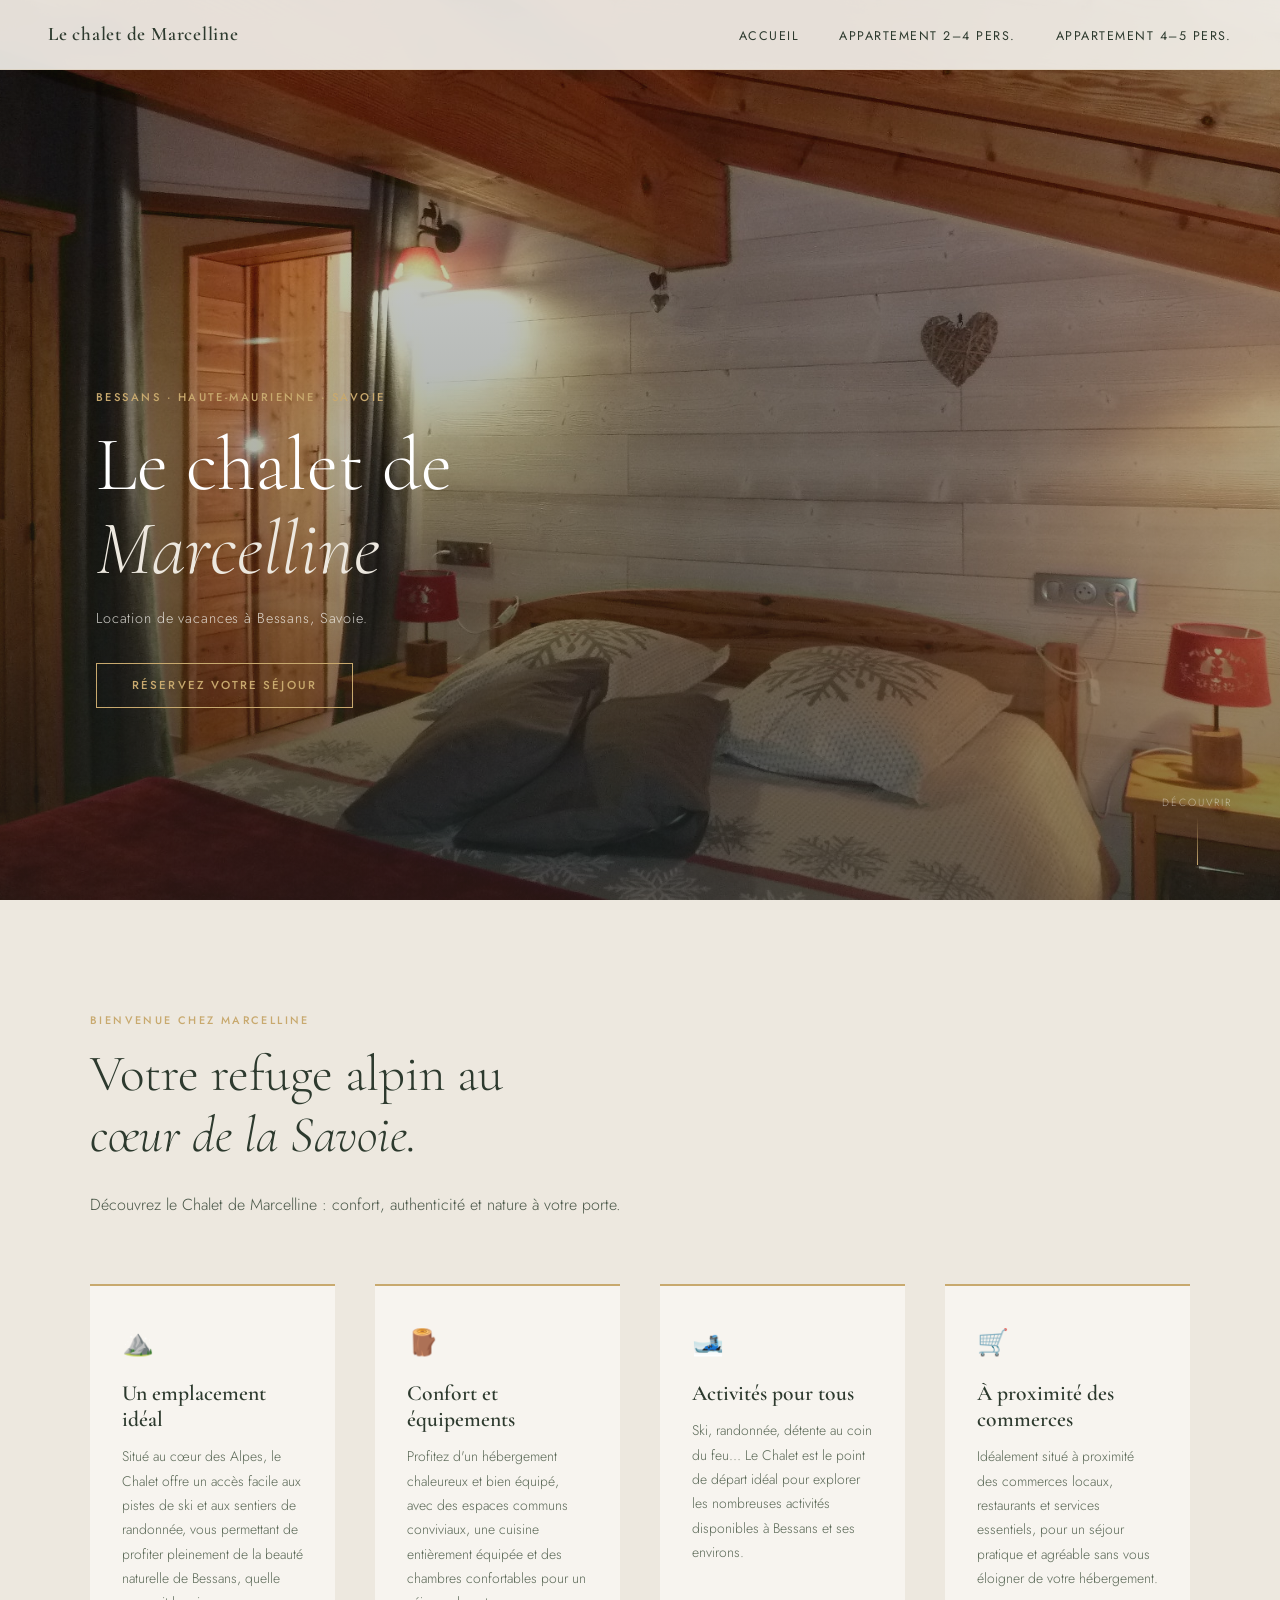
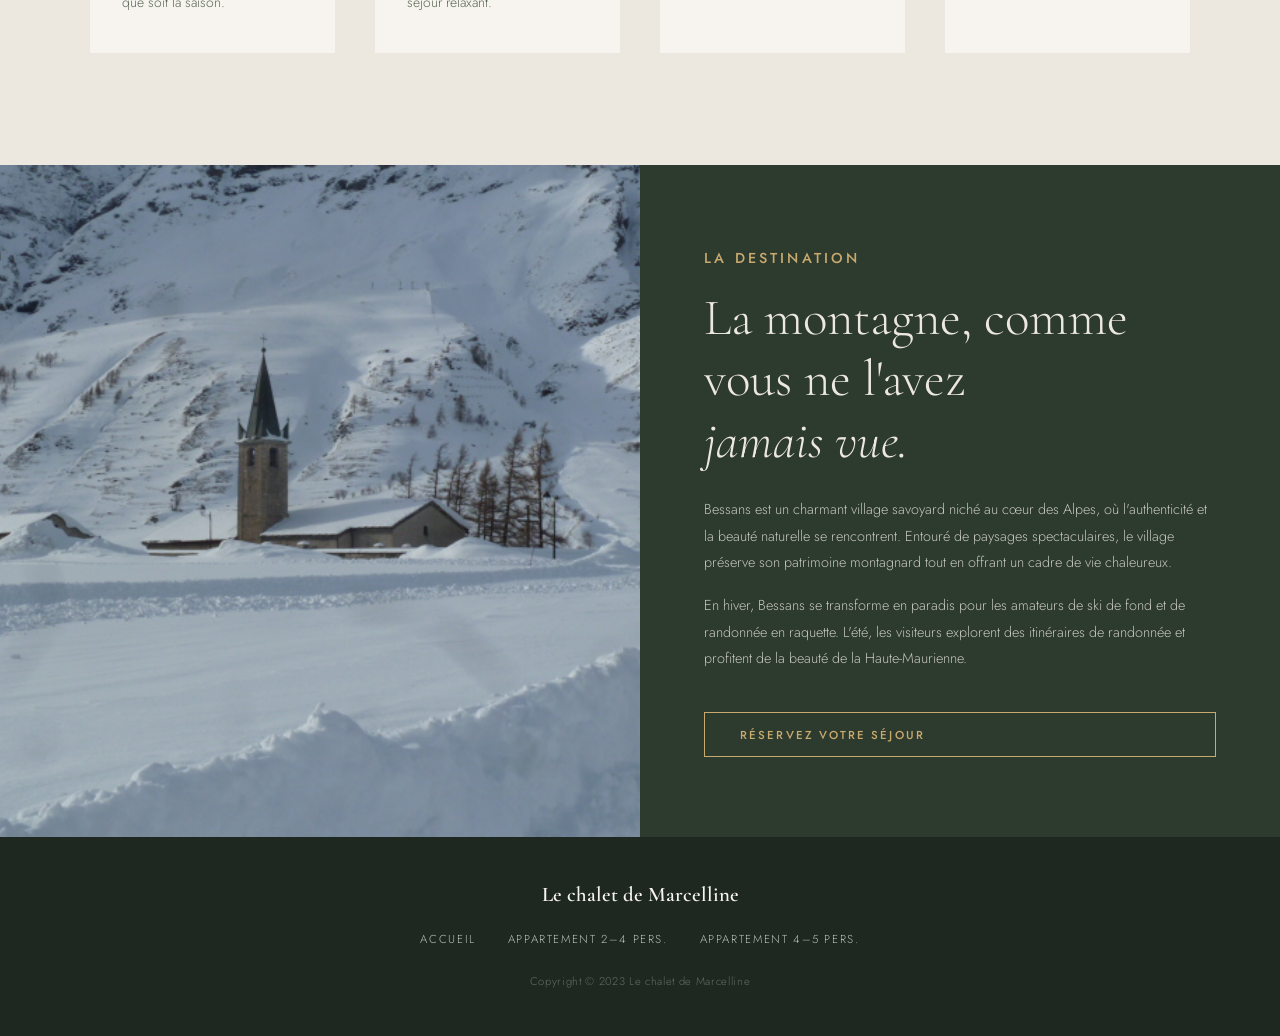
<file: index.html>
<!DOCTYPE html>
<html lang="fr">
<head>
  <meta charset="UTF-8" />
  <meta name="viewport" content="width=device-width, initial-scale=1.0" />
  <title>Le chalet de Marcelline – Appartements à louer à Bessans, Savoie</title>
  <link rel="preconnect" href="https://fonts.googleapis.com" />
  <link href="https://fonts.googleapis.com/css2?family=Cormorant+Garamond:ital,wght@0,300;0,400;0,600;1,300;1,400&family=Jost:wght@300;400;500&display=swap" rel="stylesheet" />
  <link rel="stylesheet" href="stylesheets/index.css" />
</head>
<body>

  <!-- NAV -->
  <nav>
    <a href="index.html" class="nav-logo">Le chalet de Marcelline</a>
    <ul class="nav-links">
      <li><a href="index.html">Accueil</a></li>
      <li><a href="/appartement-pour-2-a-4-personnes.html">Appartement 2–4 pers.</a></li>
      <li><a href="/appartement-pour-4-a-5-personnes.html">Appartement 4–5 pers.</a></li>
    </ul>
  </nav>

  <!-- HERO -->
  <section class="hero" id="hero">
    <div class="hero-bg"></div>
    <div class="hero-content">
      <p class="hero-eyebrow">Bessans · Haute-Maurienne · Savoie</p>
      <h1>Le chalet de<br><em>Marcelline</em></h1>
      <p class="hero-sub">Location de vacances à Bessans, Savoie.</p>
      <a href="https://bessans-tourisme.com/logement/la-pomme-de-pin-chalet-de-marcelline/" class="btn" target="_blank">Réservez votre séjour</a>
    </div>
    <div class="scroll-hint">
      <span>Découvrir</span>
      <div class="scroll-line"></div>
    </div>
  </section>

  <!-- FEATURES -->
  <section class="features">
    <div class="section-inner">
      <p class="label">Bienvenue chez Marcelline</p>
      <h2>Votre refuge alpin au<br><em>cœur de la Savoie.</em></h2>
      <p class="lead">Découvrez le Chalet de Marcelline : confort, authenticité et nature à votre porte.</p>

      <div class="features-grid">
        <div class="feature-card">
          <div class="feature-icon">⛰️</div>
          <h3>Un emplacement idéal</h3>
          <p>Situé au cœur des Alpes, le Chalet offre un accès facile aux pistes de ski et aux sentiers de randonnée, vous permettant de profiter pleinement de la beauté naturelle de Bessans, quelle que soit la saison.</p>
        </div>
        <div class="feature-card">
          <div class="feature-icon">🪵</div>
          <h3>Confort et équipements</h3>
          <p>Profitez d'un hébergement chaleureux et bien équipé, avec des espaces communs conviviaux, une cuisine entièrement équipée et des chambres confortables pour un séjour relaxant.</p>
        </div>
        <div class="feature-card">
          <div class="feature-icon">🎿</div>
          <h3>Activités pour tous</h3>
          <p>Ski, randonnée, détente au coin du feu… Le Chalet est le point de départ idéal pour explorer les nombreuses activités disponibles à Bessans et ses environs.</p>
        </div>
        <div class="feature-card">
          <div class="feature-icon">🛒</div>
          <h3>À proximité des commerces</h3>
          <p>Idéalement situé à proximité des commerces locaux, restaurants et services essentiels, pour un séjour pratique et agréable sans vous éloigner de votre hébergement.</p>
        </div>
      </div>
    </div>
  </section>

  <!-- SPLIT -->
  <div class="split">
    <div class="split-img" aria-label="Église de Bessans"></div>
    <div class="split-text">
      <p class="label">La destination</p>
      <h2>La montagne, comme vous ne l'avez<br><em>jamais vue.</em></h2>
      <p>Bessans est un charmant village savoyard niché au cœur des Alpes, où l'authenticité et la beauté naturelle se rencontrent. Entouré de paysages spectaculaires, le village préserve son patrimoine montagnard tout en offrant un cadre de vie chaleureux.</p>
      <p>En hiver, Bessans se transforme en paradis pour les amateurs de ski de fond et de randonnée en raquette. L'été, les visiteurs explorent des itinéraires de randonnée et profitent de la beauté de la Haute-Maurienne.</p>
      <a href="https://bessans-tourisme.com/logement/la-pomme-de-pin-chalet-de-marcelline/" class="btn" target="_blank">Réservez votre séjour</a>
    </div>
  </div>

  <!-- FOOTER -->
  <footer>
    <span class="footer-logo">Le chalet de Marcelline</span>
    <ul class="footer-links">
      <li><a href="#">Accueil</a></li>
      <li><a href="#">Appartement 2–4 pers.</a></li>
      <li><a href="#">Appartement 4–5 pers.</a></li>
    </ul>
    <small>Copyright © 2023 Le chalet de Marcelline</small>
  </footer>

  <script src="scripts/index.js"></script>
</body>
</html>
</file>
<file: stylesheets/index.css>
@import url('styles.css');

/* ── HERO ── */
.hero {
  height: 100vh;
  min-height: 620px;
  position: relative;
  display: flex;
  align-items: flex-end;
  overflow: hidden;
}

.hero-bg {
  position: absolute;
  inset: 0;
  background:
      linear-gradient(to bottom, rgba(30,40,32,0.15) 0%, rgba(30,40,32,0.55) 100%),
      url('../images/marcelline_appartements_a_louer_a_bessans_savoie_01.jpg') center/cover no-repeat;
  transform: scale(1.04);
  animation: heroZoom 18s ease-in-out infinite alternate;
}

@keyframes heroZoom {
  from { transform: scale(1.04); }
  to   { transform: scale(1.0); }
}

.hero-content {
  position: relative;
  padding: 0 3rem 5rem;
  max-width: 700px;
  opacity: 0;
  transform: translateY(24px);
  animation: fadeUp 1s 0.4s forwards;
}

@keyframes fadeUp {
  to { opacity: 1; transform: translateY(0); }
}

.hero-eyebrow {
  font-size: 0.7rem;
  font-weight: 500;
  letter-spacing: 0.22em;
  text-transform: uppercase;
  color: var(--gold);
  margin-bottom: 1.1rem;
}

.hero h1 {
  font-family: 'Cormorant Garamond', serif;
  font-size: clamp(2.8rem, 6vw, 5rem);
  font-weight: 300;
  line-height: 1.1;
  color: #fff;
  margin-bottom: 1rem;
}

.hero h1 em { font-style: italic; color: var(--cream); }

.hero-sub {
  font-size: 0.9rem;
  color: rgba(247,244,239,0.82);
  letter-spacing: 0.06em;
  margin-bottom: 2.2rem;
  font-weight: 300;
}

.btn {
  display: inline-block;
  text-decoration: none;
  padding: 0.85rem 2.2rem;
  font-size: 0.72rem;
  font-weight: 500;
  letter-spacing: 0.18em;
  text-transform: uppercase;
  border: 1px solid var(--gold);
  color: var(--gold);
  transition: background 0.25s, color 0.25s;
}

.btn:hover {
  background: var(--gold);
  color: var(--pine);
}

.btn-solid {
  background: var(--pine);
  border-color: var(--pine);
  color: var(--cream);
}

.btn-solid:hover {
  background: var(--spruce);
  border-color: var(--spruce);
  color: #fff;
}

/* ── SCROLL INDICATOR ── */
.scroll-hint {
  position: absolute;
  bottom: 2.2rem;
  right: 3rem;
  display: flex;
  flex-direction: column;
  align-items: center;
  gap: 0.4rem;
  color: rgba(255,255,255,0.5);
  font-size: 0.65rem;
  letter-spacing: 0.18em;
  text-transform: uppercase;
}

.scroll-line {
  width: 1px;
  height: 48px;
  background: linear-gradient(to bottom, transparent, var(--gold));
  animation: scrollPulse 2s ease-in-out infinite;
}

@keyframes scrollPulse {
  0%, 100% { opacity: 0.4; }
  50% { opacity: 1; }
}

/* ── SECTION WRAPPER ── */
section { padding: 7rem 3rem; }

.section-inner {
  max-width: 1100px;
  margin: 0 auto;
}

.label {
  font-size: 0.68rem;
  font-weight: 500;
  letter-spacing: 0.22em;
  text-transform: uppercase;
  color: var(--gold);
  margin-bottom: 1rem;
}

h2 {
  font-family: 'Cormorant Garamond', serif;
  font-size: clamp(2rem, 4vw, 3.2rem);
  font-weight: 300;
  line-height: 1.2;
  color: var(--pine);
  margin-bottom: 1.5rem;
}

h2 em { font-style: italic; }

.lead {
  font-size: 1rem;
  line-height: 1.8;
  color: #4a5748;
  max-width: 600px;
}

/* ── FEATURES GRID ── */
.features {
  background: var(--cream);
}

.features-grid {
  display: grid;
  grid-template-columns: repeat(auto-fit, minmax(230px, 1fr));
  gap: 2.5rem;
  margin-top: 4rem;
}

.feature-card {
  padding: 2.4rem 2rem;
  background: var(--snow);
  border-top: 2px solid var(--gold);
  opacity: 0;
  transform: translateY(20px);
  transition: box-shadow 0.25s;
}

.feature-card.visible {
  animation: fadeUp 0.6s forwards;
}

.feature-card:hover {
  box-shadow: 0 8px 32px rgba(45,58,46,0.08);
}

.feature-icon {
  font-size: 1.6rem;
  margin-bottom: 1.2rem;
}

.feature-card h3 {
  font-family: 'Cormorant Garamond', serif;
  font-size: 1.35rem;
  font-weight: 600;
  color: var(--pine);
  margin-bottom: 0.75rem;
}

.feature-card p {
  font-size: 0.87rem;
  line-height: 1.75;
  color: #5a6856;
}

/* ── SPLIT SECTION ── */
.split {
  display: grid;
  grid-template-columns: 1fr 1fr;
  gap: 0;
  min-height: 520px;
}

.split-img {
  background: url('../images/marcelline_appartements_a_louer_a_bessans_savoie_03.jpg') center/cover no-repeat;
  min-height: 400px;
}

.split-text {
  background: var(--pine);
  color: var(--snow);
  padding: 5rem 4rem;
  display: flex;
  flex-direction: column;
  justify-content: center;
}

.split-text .label { color: var(--gold); }

.split-text h2 { color: var(--cream); }

.split-text p {
  font-size: 0.9rem;
  line-height: 1.85;
  color: rgba(247,244,239,0.75);
  margin-bottom: 1rem;
}

.split-text .btn { margin-top: 1.5rem; }

/* ── FOOTER ── */
footer {
  background: var(--text);
  color: var(--fog);
  text-align: center;
  padding: 2.8rem 3rem;
}

.footer-logo {
  font-family: 'Cormorant Garamond', serif;
  font-size: 1.3rem;
  font-weight: 600;
  color: var(--snow);
  display: block;
  margin-bottom: 0.6rem;
}

.footer-links {
  display: flex;
  justify-content: center;
  gap: 2rem;
  list-style: none;
  margin: 1.2rem 0;
}

.footer-links a {
  text-decoration: none;
  font-size: 0.72rem;
  letter-spacing: 0.14em;
  text-transform: uppercase;
  color: var(--fog);
  transition: color 0.2s;
}

.footer-links a:hover { color: var(--gold); }

footer small {
  font-size: 0.7rem;
  opacity: 0.45;
  letter-spacing: 0.06em;
}

/* ── RESPONSIVE ── */
@media (max-width: 768px) {
  nav { padding: 1.2rem 1.5rem; }
  .nav-links { gap: 1.2rem; }
  section { padding: 5rem 1.5rem; }
  .hero-content { padding: 0 1.5rem 4rem; }
  .split { grid-template-columns: 1fr; }
  .split-img { min-height: 280px; }
  .split-text { padding: 3.5rem 2rem; }
  .scroll-hint { right: 1.5rem; }
}

@media (max-width: 500px) {
  .nav-links { display: none; }
}
</file>
